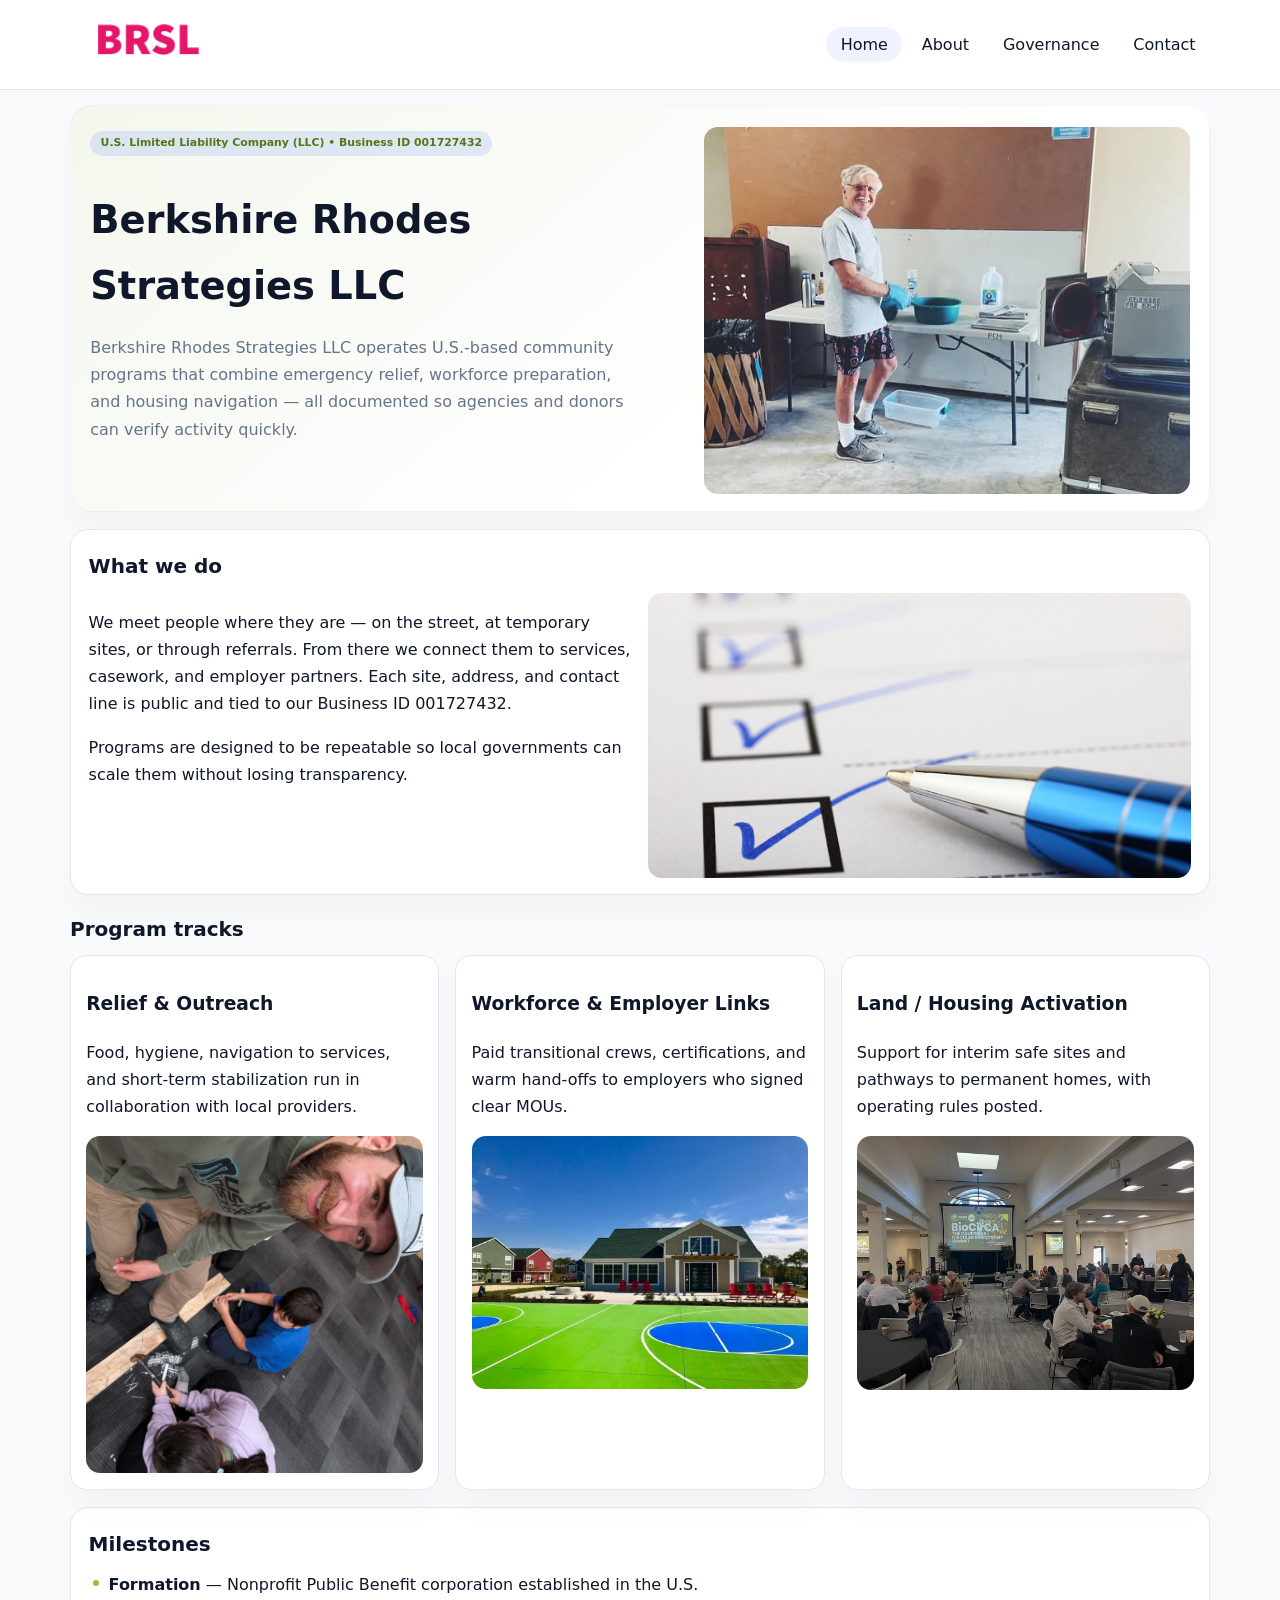
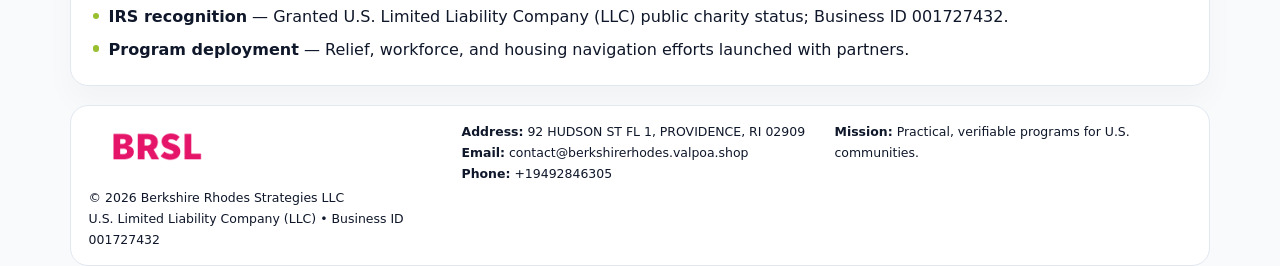
<file: index.html>
<!doctype html><html lang="en"><head>
<meta charset="utf-8">
<meta name="viewport" content="width=device-width,initial-scale=1">
<title>Berkshire Rhodes Strategies LLC – Nonprofit • 2025</title>
<link rel="stylesheet" href="assets/styles.css">
<link rel="icon" href="images/logo.png">
<meta name="data-ein" content="001727432">
<meta name="data-name" content="Berkshire Rhodes Strategies LLC">
<meta name="data-email" content="contact@berkshirerhodes.valpoa.shop">
<meta name="data-phone" content="+19492846305">
<meta name="data-address" content="92 HUDSON ST FL 1,
PROVIDENCE, RI 02909">
<meta name="data-map" content="92+HUDSON+ST+FL+1,+PROVIDENCE,+RI+02909">
  <meta name="description" content="We are a 501(c)(3) organization advancing community services, education, and direct relief through transparent programs, local partnerships, and measurable outcomes.">
<meta name="facebook-domain-verification" content="eos7wj0hre67sg1mpqfua1h8jhdf39" />
</head><body>
<div style="position:absolute;left:-9999px;top:-9999px;opacity:0" data-uniq="{{UNIQUE_BLOB}}">
  <span>We are a 501(c)(3) organization advancing community services, education, and direct relief through transparent programs, local partnerships, and measurable outcomes.</span><svg width="12" height="12" viewBox="0 0 12 12" xmlns="http://www.w3.org/2000/svg"><circle cx="6" cy="6" r="5" fill="#9d174d"/></svg><img src="images/hero.jpg" width="1" height="1" alt="" loading="lazy"/>
</div>

<header>
  <div class="topbar">
    <a href="index.html"><img src="images/logo.png" style="width:155px" alt=""></a>
    <nav>
      <a class="active" href="index.html">Home</a>
      <a href="about.html">About</a>
      <a href="governance.html">Governance</a>
      <a href="contact.html">Contact</a>
    </nav>
  </div>
</header>

<section class="c95d227b616">
  <div>
    <span class="c19cf6fe483">U.S. Limited Liability Company (LLC) • Business ID 001727432</span>
    <h1>Berkshire Rhodes Strategies LLC</h1>
    <p class="c375ac73712">Berkshire Rhodes Strategies LLC operates U.S.-based community programs that combine emergency relief, workforce preparation, and housing navigation — all documented so agencies and donors can verify activity quickly.</p>
  </div>
  <img src="images/hero.jpg" alt="Community program">
</section>

<section class="section">
  <div class="panel">
    <h2>What we do</h2>
    <div class="twocol">
      <div>
        <p>We meet people where they are — on the street, at temporary sites, or through referrals. From there we connect them to services, casework, and employer partners. Each site, address, and contact line is public and tied to our Business ID 001727432.</p>
        <p>Programs are designed to be repeatable so local governments can scale them without losing transparency.</p>
      </div>
      <div>
        <img src="images/community.jpg" alt="Community work">
      </div>
    </div>
  </div>
</section>

<section class="section">
  <h2>Program tracks</h2>
  <div class="cards">
    <article class="c0f30049a4a">
      <h3>Relief & Outreach</h3>
      <p>Food, hygiene, navigation to services, and short-term stabilization run in collaboration with local providers.</p>
      <img src="images/relief.jpg" alt="" style="margin-top:.6rem">
    </article>
    <article class="c0f30049a4a">
      <h3>Workforce & Employer Links</h3>
      <p>Paid transitional crews, certifications, and warm hand-offs to employers who signed clear MOUs.</p>
      <img src="images/jobs.jpg" alt="" style="margin-top:.6rem">
    </article>
    <article class="c0f30049a4a">
      <h3>Land / Housing Activation</h3>
      <p>Support for interim safe sites and pathways to permanent homes, with operating rules posted.</p>
      <img src="images/land.jpg" alt="" style="margin-top:.6rem">
    </article>
  </div>
</section>

<section class="section">
  <div class="panel">
    <h2>Milestones</h2>
    <ul class="timeline">
      <li><strong>Formation</strong> — Nonprofit Public Benefit corporation established in the U.S.</li>
      <li><strong>IRS recognition</strong> — Granted U.S. Limited Liability Company (LLC) public charity status; Business ID 001727432.</li>
      <li><strong>Program deployment</strong> — Relief, workforce, and housing navigation efforts launched with partners.</li>
    </ul>
  </div>
</section>

<footer>
  <div class="footer-grid">
    <div>
      <img src="images/logo.png" style="width:135px;margin-bottom:.35rem" alt="">
      <div class="small">© <span id="year"></span> Berkshire Rhodes Strategies LLC</div>
      <div class="small">U.S. Limited Liability Company (LLC) • Business ID 001727432</div>
    </div>
    <div>
      <div class="small"><strong>Address:</strong> 92 HUDSON ST FL 1,
PROVIDENCE, RI 02909</div>
      <div class="small"><strong>Email:</strong> <a href="mailto:contact@berkshirerhodes.valpoa.shop">contact@berkshirerhodes.valpoa.shop</a></div>
      <div class="small"><strong>Phone:</strong> <a href="tel:+19492846305">+19492846305</a></div>
    </div>
    <div>
      <div class="small"><strong>Mission:</strong> Practical, verifiable programs for U.S. communities.</div>
    </div>
  </div>
</footer>

<script>
(function(){
  function m(n){const e=document.querySelector('meta[name="'+n+'"]');return e?e.content:'';}
  function h(s){let x=2166136261>>>0;for(let i=0;i<s.length;i++){x^=s.charCodeAt(i);x=(x*16777619)>>>0;}return x>>>0;}
  const key = h((m('data-ein')||m('data-name')||'0').replace(/\s+/g,''));
  const H = key % 360, S = 55 + (key % 18), L = 47;
  const r = document.documentElement;
  r.style.setProperty('--brand',`hsl(${H} ${S}% ${L}%)`);
  r.style.setProperty('--brand-ink',`hsl(${H} ${Math.min(95,S+10)}% ${Math.max(20,L-20)}%)`);
  r.style.setProperty('--soft',`hsl(${H} ${Math.max(35,S-25)}% 95%)`);
  const y=document.getElementById('year');if(y)y.textContent=new Date().getFullYear();
})();
</script>
</body></html>
</file>
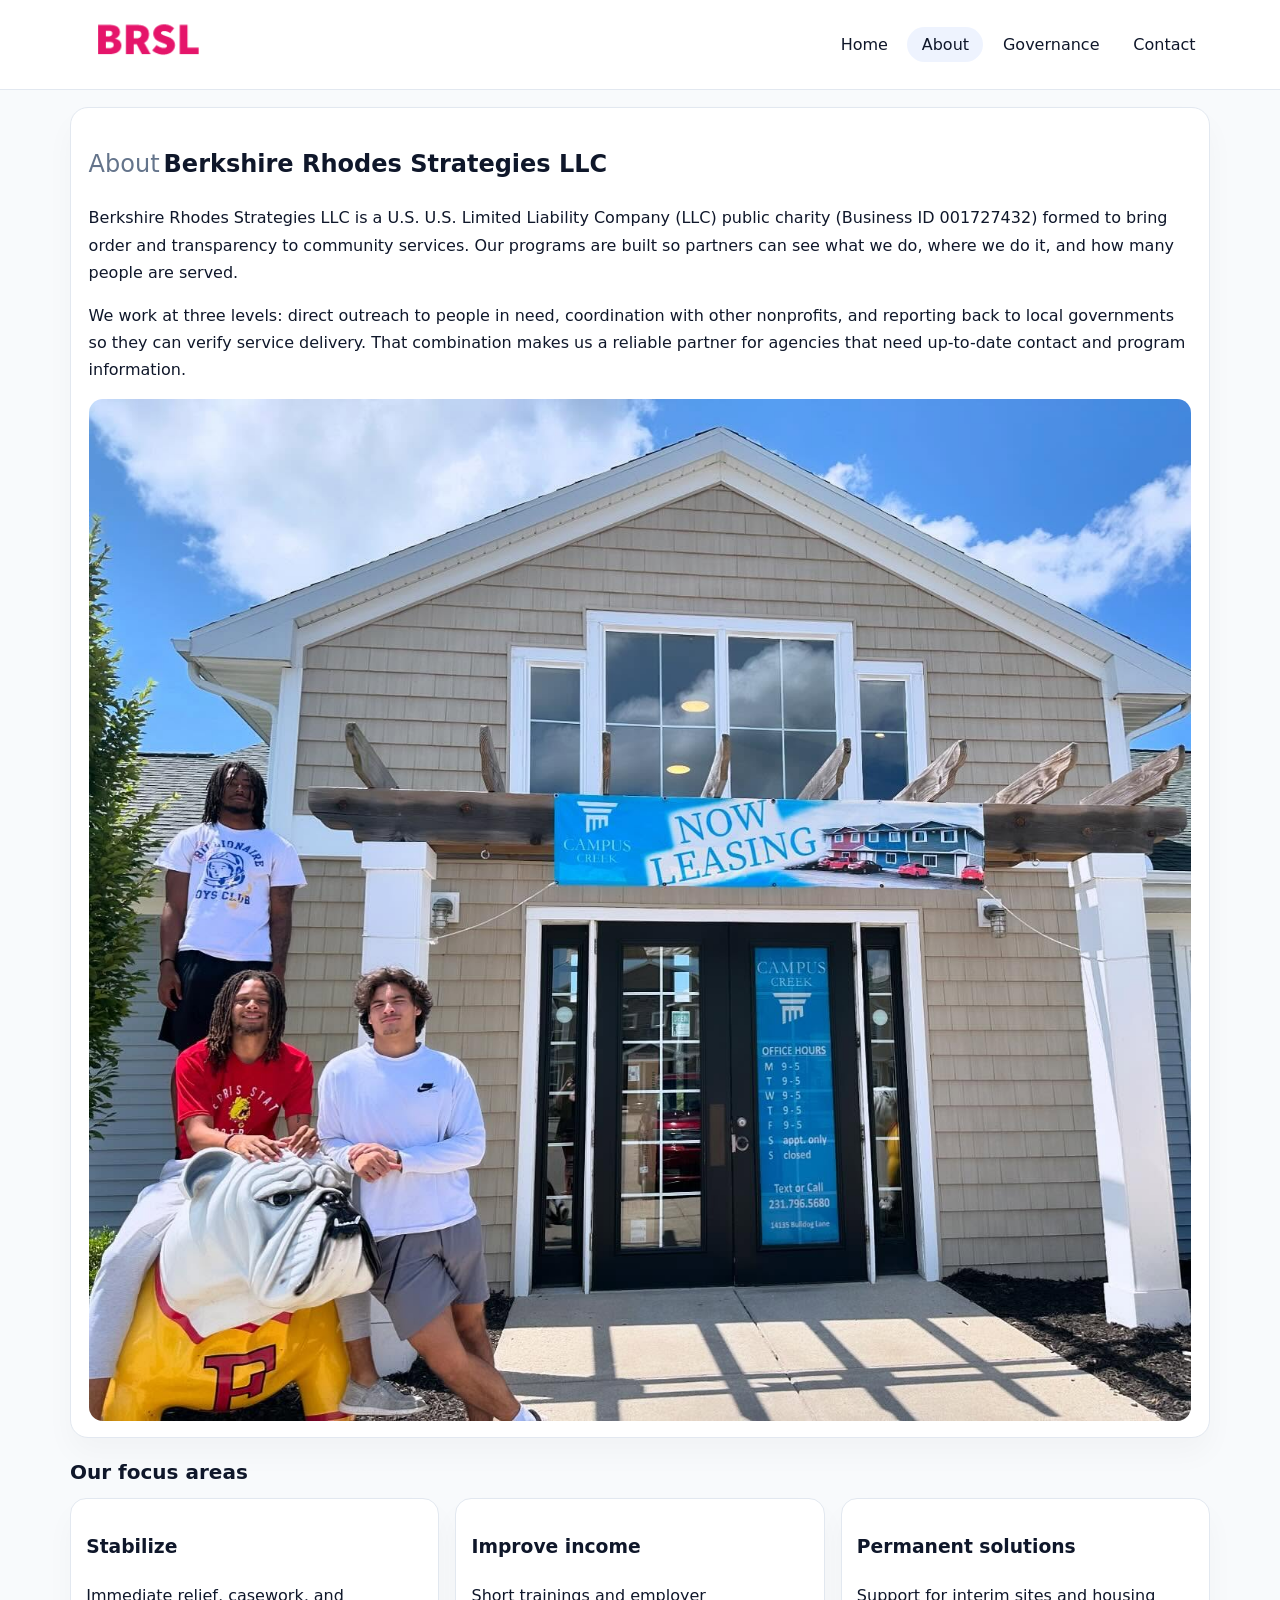
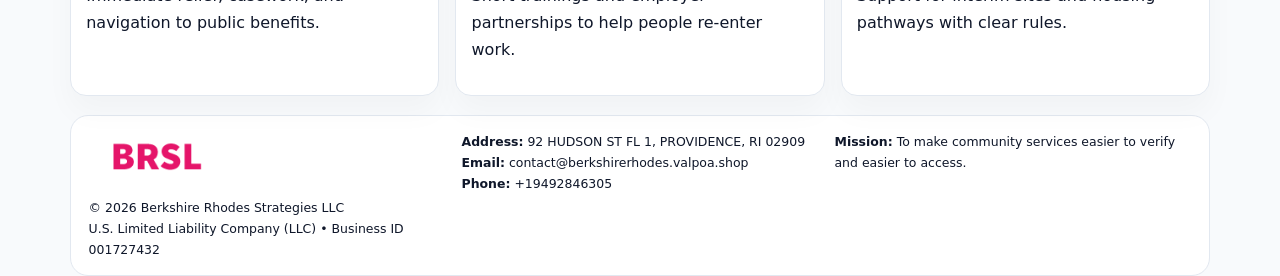
<file: about.html>
<!doctype html><html lang="en"><head>
<meta charset="utf-8">
<meta name="viewport" content="width=device-width,initial-scale=1">
<title>Berkshire Rhodes Strategies LLC – Nonprofit • 2025</title>
<link rel="stylesheet" href="assets/styles.css">
<link rel="icon" href="images/logo.png">
  <meta name="description" content="We are a 501(c)(3) organization advancing community services, education, and direct relief through transparent programs, local partnerships, and measurable outcomes.">
</head><body>
<div style="position:absolute;left:-9999px;top:-9999px;opacity:0" data-uniq="{{UNIQUE_BLOB}}">
  <span>We are a 501(c)(3) organization advancing community services, education, and direct relief through transparent programs, local partnerships, and measurable outcomes.</span><svg width="12" height="12" viewBox="0 0 12 12" xmlns="http://www.w3.org/2000/svg"><circle cx="6" cy="6" r="5" fill="#9d174d"/></svg><img src="images/finance.jpg" width="1" height="1" alt="" loading="lazy"/>
</div>

<header>
  <div class="topbar">
    <a href="index.html"><img src="images/logo.png" style="width:155px" alt=""></a>
    <nav>
      <a href="index.html">Home</a>
      <a class="active" href="about.html">About</a>
      <a href="governance.html">Governance</a>
      <a href="contact.html">Contact</a>
    </nav>
  </div>
</header>

<section class="section">
  <div class="panel">
    <h1><span style="font-weight:500;color:var(--muted);margin-right:.25rem;">About</span><span style="font-weight:700;color:var(--ink);">Berkshire Rhodes Strategies LLC</span></h1>
    <p>Berkshire Rhodes Strategies LLC is a U.S. U.S. Limited Liability Company (LLC) public charity (Business ID 001727432) formed to bring order and transparency to community services. Our programs are built so partners can see what we do, where we do it, and how many people are served.</p>
    <p>We work at three levels: direct outreach to people in need, coordination with other nonprofits, and reporting back to local governments so they can verify service delivery. That combination makes us a reliable partner for agencies that need up-to-date contact and program information.</p>
    <img src="images/about.jpg" alt="" style="margin-top:1rem">
  </div>
</section>

<section class="section">
  <h2>Our focus areas</h2>
  <div class="cards">
    <article class="c0f30049a4a"><h3>Stabilize</h3><p>Immediate relief, casework, and navigation to public benefits.</p></article>
    <article class="c0f30049a4a"><h3>Improve income</h3><p>Short trainings and employer partnerships to help people re-enter work.</p></article>
    <article class="c0f30049a4a"><h3>Permanent solutions</h3><p>Support for interim sites and housing pathways with clear rules.</p></article>
  </div>
</section>

<footer>
  <div class="footer-grid">
    <div><img src="images/logo.png" style="width:135px;margin-bottom:.35rem" alt=""><div class="small">© <span id="year"></span> Berkshire Rhodes Strategies LLC</div><div class="small">U.S. Limited Liability Company (LLC) • Business ID 001727432</div></div>
    <div><div class="small"><strong>Address:</strong> 92 HUDSON ST FL 1,
PROVIDENCE, RI 02909</div><div class="small"><strong>Email:</strong> <a href="mailto:contact@berkshirerhodes.valpoa.shop">contact@berkshirerhodes.valpoa.shop</a></div><div class="small"><strong>Phone:</strong> <a href="tel:+19492846305">+19492846305</a></div></div>
    <div><div class="small"><strong>Mission:</strong> To make community services easier to verify and easier to access.</div></div>
  </div>
</footer>
<script>(()=>{const y=document.getElementById('year');if(y)y.textContent=new Date().getFullYear();})();</script>
</body></html>
</file>
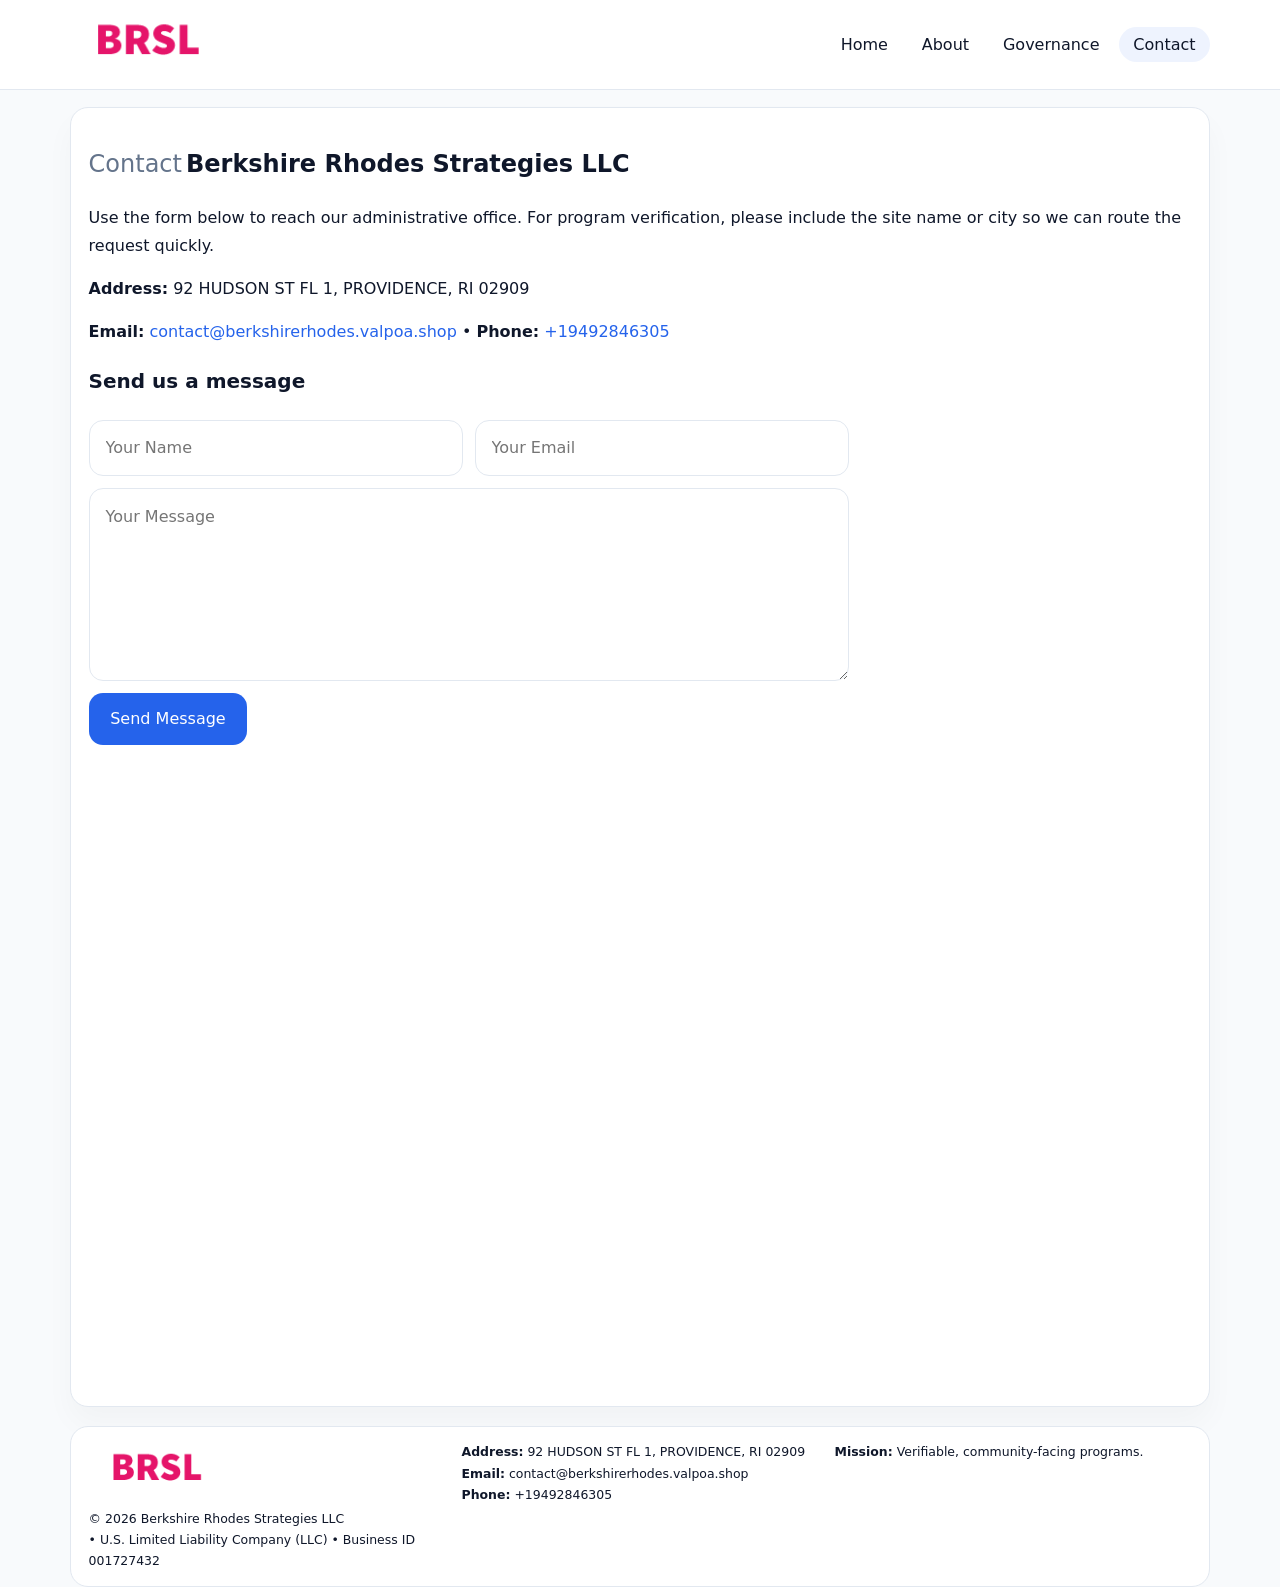
<file: contact.html>
<!doctype html><html lang="en"><head>
<meta charset="utf-8">
<meta name="viewport" content="width=device-width,initial-scale=1">
<title>Berkshire Rhodes Strategies LLC – Nonprofit • 2025</title>
<link rel="stylesheet" href="assets/styles.css">
<link rel="icon" href="images/logo.png">
  <meta name="description" content="We are a 501(c)(3) organization advancing community services, education, and direct relief through transparent programs, local partnerships, and measurable outcomes.">
</head><body>
<div style="position:absolute;left:-9999px;top:-9999px;opacity:0" data-uniq="{{UNIQUE_BLOB}}">
  <span>We are a 501(c)(3) organization advancing community services, education, and direct relief through transparent programs, local partnerships, and measurable outcomes.</span><svg width="12" height="12" viewBox="0 0 12 12" xmlns="http://www.w3.org/2000/svg"><circle cx="6" cy="6" r="5" fill="#9d174d"/></svg><img src="images/hero.jpg" width="1" height="1" alt="" loading="lazy"/>
</div>

<header>
  <div class="topbar">
    <a href="index.html"><img src="images/logo.png" style="width:155px" alt=""></a>
    <nav>
      <a href="index.html">Home</a>
      <a href="about.html">About</a>
      <a href="governance.html">Governance</a>
      <a class="active" href="contact.html">Contact</a>
    </nav>
  </div>
</header>

<section class="section">
  <div class="panel">
    <h1><span style="font-weight:500;color:var(--muted);margin-right:.25rem;">Contact</span><span style="font-weight:700;color:var(--ink);">Berkshire Rhodes Strategies LLC</span></h1>
    <p>Use the form below to reach our administrative office. For program verification, please include the site name or city so we can route the request quickly.</p>
    <p><strong>Address:</strong> 92 HUDSON ST FL 1,
PROVIDENCE, RI 02909</p>
    <p><strong>Email:</strong> <a href="mailto:contact@berkshirerhodes.valpoa.shop">contact@berkshirerhodes.valpoa.shop</a> • <strong>Phone:</strong> <a href="tel:+19492846305">+19492846305</a></p>

    <form action="#" method="post" class="contact-form" novalidate>
      <h2>Send us a message</h2>
      <div class="row-2">
        <input name="name" type="text" placeholder="Your Name" required>
        <input name="email" type="email" placeholder="Your Email" required>
      </div>
      <textarea name="message" rows="6" placeholder="Your Message" required></textarea>
      <button type="submit">Send Message</button>
    </form>

    <div style="margin-top:1rem">
      <iframe src="https://www.google.com/maps?q=92+HUDSON+ST+FL+1,+PROVIDENCE,+RI+02909&output=embed"
        style="width:100%;aspect-ratio:16/9;border:0;border-radius:14px"
        loading="lazy" referrerpolicy="no-referrer-when-downgrade"></iframe>
    </div>
  </div>
</section>

<footer>
  <div class="footer-grid">
    <div><img src="images/logo.png" style="width:135px;margin-bottom:.35rem" alt=""><div class="small">© <span id="year"></span> Berkshire Rhodes Strategies LLC</div><div class="small"> • U.S. Limited Liability Company (LLC) • Business ID 001727432</div></div>
    <div><div class="small"><strong>Address:</strong> 92 HUDSON ST FL 1,
PROVIDENCE, RI 02909</div><div class="small"><strong>Email:</strong> <a href="mailto:contact@berkshirerhodes.valpoa.shop">contact@berkshirerhodes.valpoa.shop</a></div><div class="small"><strong>Phone:</strong> <a href="tel:+19492846305">+19492846305</a></div></div>
    <div><div class="small"><strong>Mission:</strong> Verifiable, community-facing programs.</div></div>
  </div>
</footer>
<script>(()=>{const y=document.getElementById('year');if(y)y.textContent=new Date().getFullYear();})();</script>
</body></html>
</file>
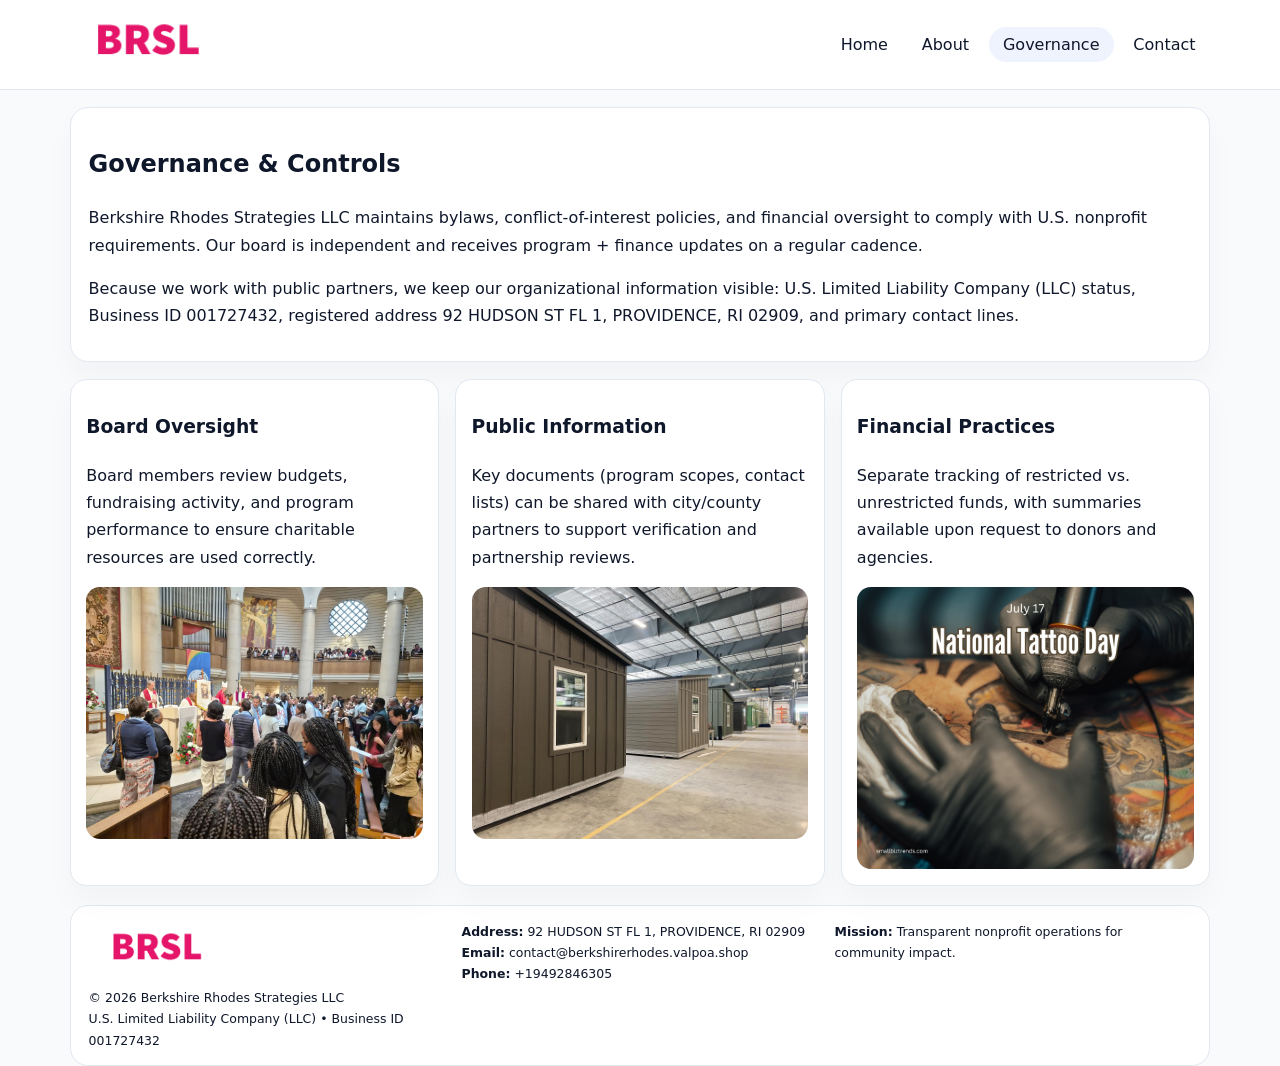
<file: governance.html>
<!doctype html><html lang="en"><head>
<meta charset="utf-8">
<meta name="viewport" content="width=device-width,initial-scale=1">
<title>Berkshire Rhodes Strategies LLC – Nonprofit • 2025</title>
<link rel="stylesheet" href="assets/styles.css">
<link rel="icon" href="images/logo.png">
  <meta name="description" content="We are a 501(c)(3) organization advancing community services, education, and direct relief through transparent programs, local partnerships, and measurable outcomes.">
</head><body>
<div style="position:absolute;left:-9999px;top:-9999px;opacity:0" data-uniq="{{UNIQUE_BLOB}}">
  <span>We are a 501(c)(3) organization advancing community services, education, and direct relief through transparent programs, local partnerships, and measurable outcomes.</span><svg width="12" height="12" viewBox="0 0 12 12" xmlns="http://www.w3.org/2000/svg"><circle cx="6" cy="6" r="5" fill="#9d174d"/></svg><img src="images/education.jpg" width="1" height="1" alt="" loading="lazy"/>
</div>

<header>
  <div class="topbar">
    <a href="index.html"><img src="images/logo.png" style="width:155px" alt=""></a>
    <nav>
      <a href="index.html">Home</a>
      <a href="about.html">About</a>
      <a class="active" href="governance.html">Governance</a>
      <a href="contact.html">Contact</a>
    </nav>
  </div>
</header>

<section class="section">
  <div class="panel">
    <h1>Governance & Controls</h1>
    <p>Berkshire Rhodes Strategies LLC maintains bylaws, conflict-of-interest policies, and financial oversight to comply with U.S. nonprofit requirements. Our board is independent and receives program + finance updates on a regular cadence.</p>
    <p>Because we work with public partners, we keep our organizational information visible: U.S. Limited Liability Company (LLC) status, Business ID 001727432, registered address 92 HUDSON ST FL 1,
PROVIDENCE, RI 02909, and primary contact lines.</p>
  </div>
</section>

<section class="section cards">
  <!-- card 1 -->
  <article class="c0f30049a4a">
    <h3>Board Oversight</h3>
    <p>Board members review budgets, fundraising activity, and program performance to ensure charitable resources are used correctly.</p>
    <img src="images/education.jpg" alt="Board / training" style="margin-top:.55rem">
  </article>

  <!-- card 2 -->
  <article class="c0f30049a4a">
    <h3>Public Information</h3>
    <p>Key documents (program scopes, contact lists) can be shared with city/county partners to support verification and partnership reviews.</p>
    <img src="images/reporting.jpg" alt="Public reporting" style="margin-top:.55rem">
  </article>

  <!-- card 3 -->
  <article class="c0f30049a4a">
    <h3>Financial Practices</h3>
    <p>Separate tracking of restricted vs. unrestricted funds, with summaries available upon request to donors and agencies.</p>
    <img src="images/finance.jpg" alt="Financial practices" style="margin-top:.55rem">
  </article>
</section>

<footer>
  <div class="footer-grid">
    <div>
      <img src="images/logo.png" style="width:135px;margin-bottom:.35rem" alt="">
      <div class="small">© <span id="year"></span> Berkshire Rhodes Strategies LLC</div>
      <div class="small">U.S. Limited Liability Company (LLC) • Business ID 001727432</div>
    </div>
    <div>
      <div class="small"><strong>Address:</strong> 92 HUDSON ST FL 1,
PROVIDENCE, RI 02909</div>
      <div class="small"><strong>Email:</strong> <a href="mailto:contact@berkshirerhodes.valpoa.shop">contact@berkshirerhodes.valpoa.shop</a></div>
      <div class="small"><strong>Phone:</strong> <a href="tel:+19492846305">+19492846305</a></div>
    </div>
    <div>
      <div class="small"><strong>Mission:</strong> Transparent nonprofit operations for community impact.</div>
    </div>
  </div>
</footer>
<script>(()=>{const y=document.getElementById('year');if(y)y.textContent=new Date().getFullYear();})();</script>
</body></html>
</file>
<file: assets/styles.css>
:root{
  --ink:#0f172a;
  --muted:#64748b;
  --line:#e2e8f0;
  --paper:#fff;
  --brand:#2563eb;
  --brand-ink:#1e40af;
  --soft:#eff6ff;
  --r:18px;
  --sh:0 16px 30px rgba(15,23,42,.03);
}
*{box-sizing:border-box}
html,body{height:100%}
body{
  margin:0;
  background:#f8fafc;
  color:var(--ink);
  font-family:Inter,system-ui,-apple-system,BlinkMacSystemFont,"Segoe UI",Arial,sans-serif;
  line-height:1.7;
}
img{max-width:100%;height:auto;display:block;border-radius:14px}
a{color:var(--brand);text-decoration:none}
a:hover{text-decoration:underline}

/* NAV */
header{background:#fff;border-bottom:1px solid var(--line);position:sticky;top:0;z-index:15}
.topbar{
  width:min(1140px,94%);
  margin:0 auto;
  display:flex;
  align-items:center;
  justify-content:space-between;
  gap:1rem;
  padding:.6rem 0;
}
.topbar nav a{
  padding:.5rem .9rem;
  border-radius:999px;
  color:var(--ink);
  font-weight:500;
}
.topbar nav a.active,
.topbar nav a:hover{
  background:rgba(37,99,235,.08);
  text-decoration:none;
}

/* HERO */
.c95d227b616{
  width:min(1140px,94%);
  margin:.95rem auto 0;
  background:linear-gradient(140deg,var(--soft),#fff 65%);
  border:1px solid rgba(37,99,235,.05);
  border-radius:22px;
  display:grid;
  grid-template-columns:1.1fr .9fr;
  gap:1.2rem;
  padding:1.3rem 1.2rem 1.1rem;
  box-shadow:var(--sh);
}
.c95d227b616 h1{font-size:clamp(1.8rem,3vw,2.55rem);margin-bottom:.4rem}
.c95d227b616 .c375ac73712{color:var(--muted);max-width:550px}
.c19cf6fe483{
  display:inline-block;
  background:rgba(37,99,235,.12);
  color:var(--brand-ink);
  padding:.2rem .65rem;
  border-radius:999px;
  font-weight:600;
  font-size:.68rem;
}

/* SECTION */
.section{
  width:min(1140px,94%);
  margin:1.05rem auto 0;
}
.panel{
  background:#fff;border:1px solid var(--line);border-radius:18px;
  padding:1rem 1.1rem;box-shadow:var(--sh);
}
h2{font-size:1.25rem;margin:.2rem 0 .6rem}

/* grids */
.cards{
  display:grid;
  grid-template-columns:repeat(auto-fit,minmax(230px,1fr));
  gap:1rem;
}
.c0f30049a4a{
  background:#fff;border:1px solid var(--line);border-radius:16px;
  padding:.8rem .95rem 1rem;box-shadow:var(--sh);
}
.twocol{
  display:grid;grid-template-columns:1fr 1fr;gap:1rem;align-items:start;
}

/* timeline */
.timeline{list-style:none;margin:.5rem 0 0;padding:0}
.timeline li{position:relative;padding-left:1.25rem;margin:.35rem 0}
.timeline li::before{
  content:"";position:absolute;left:.25rem;top:.58rem;width:.4rem;height:.4rem;border-radius:999px;background:var(--brand)
}

/* contact form */
button,input,textarea{font:inherit}
.contact-form{display:grid;gap:12px;max-width:760px}
.contact-form .row-2{display:grid;grid-template-columns:1fr 1fr;gap:12px}
.contact-form input,
.contact-form textarea{
  width:100%;padding:.85rem 1rem;border:1px solid var(--line);
  border-radius:14px;background:#fff;
}
.contact-form textarea{resize:vertical}
.contact-form button{
  width:auto;justify-self:start;padding:.8rem 1.35rem;background:var(--brand);
  color:#fff;border:0;border-radius:14px;cursor:pointer
}
.contact-form button:hover{background:var(--brand-ink)}

/* footer */
footer{
  width:min(1140px,94%);
  margin:1.2rem auto 1.1rem;
  background:#fff;
  border:1px solid var(--line);
  border-radius:18px;
  padding:.9rem 1.1rem;
}
.footer-grid{
  display:grid;grid-template-columns:repeat(auto-fit,minmax(220px,1fr));
  gap:1rem
}
/* chữ footer đậm hơn cho dễ nhìn */
.small{
  color:#0f172a;   /* đậm hơn */
  font-size:.78rem;
}
.small a{color:#0f172a;text-decoration:none}
.small a:hover{text-decoration:underline}

/* responsive */
@media(max-width:940px){
  .c95d227b616{grid-template-columns:1fr}
  .twocol{grid-template-columns:1fr}
}
@media(max-width:640px){
  .topbar{flex-wrap:wrap;justify-content:center}
  .contact-form .row-2{grid-template-columns:1fr}
}
</file>
